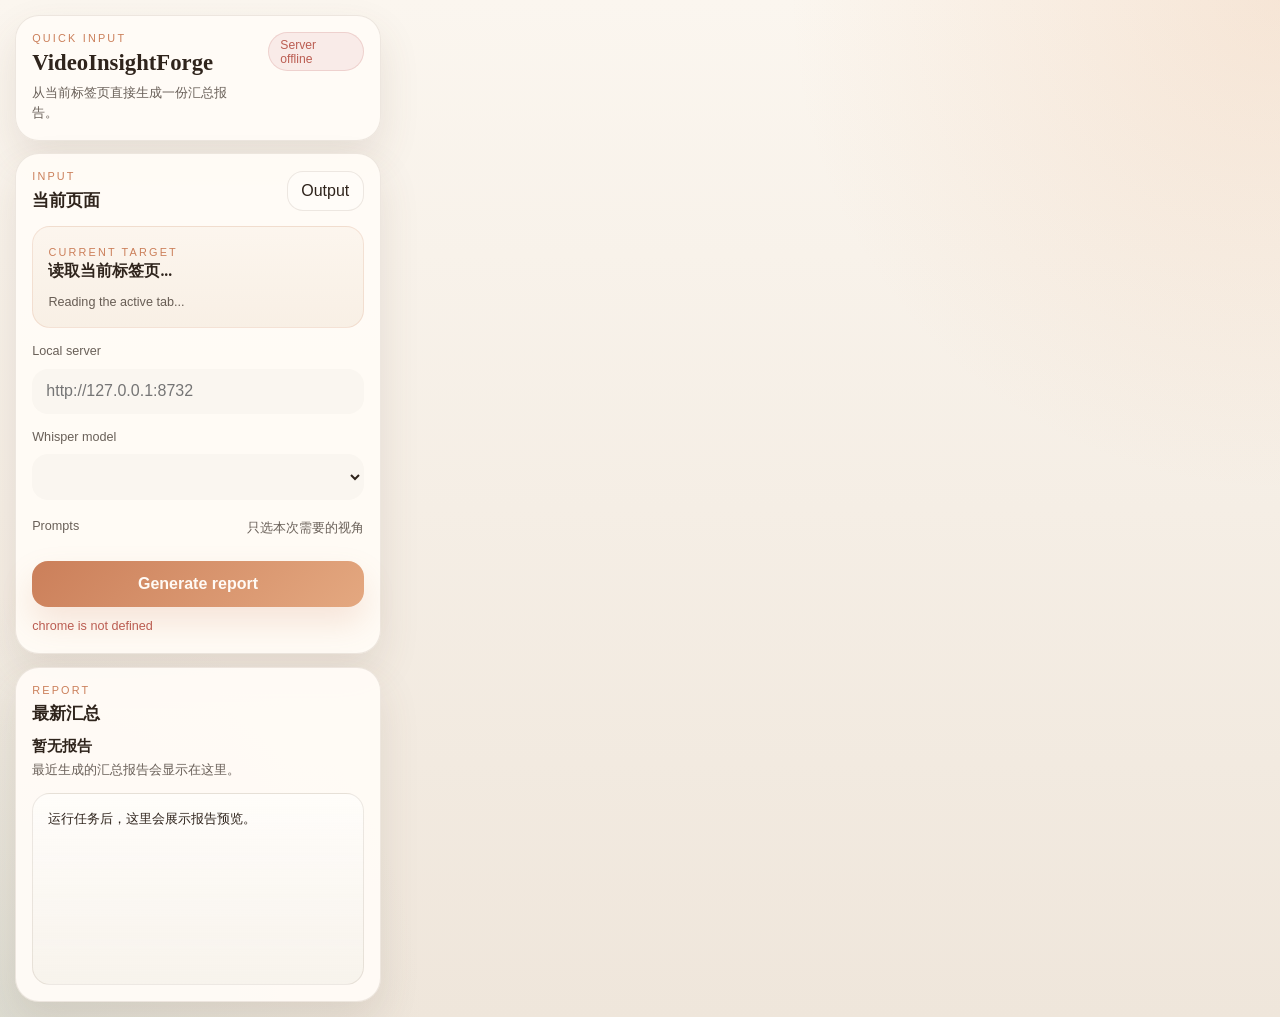
<file: extension/popup.html>
<!doctype html>
<html lang="zh-CN">
  <head>
    <meta charset="utf-8" />
    <meta name="viewport" content="width=device-width, initial-scale=1" />
    <title>VideoInsightForge</title>
    <link rel="stylesheet" href="popup.css" />
  </head>
  <body>
    <div class="popup-shell">
      <header class="hero-card">
        <div>
          <p class="eyebrow">Quick Input</p>
          <h1>VideoInsightForge</h1>
          <p class="hero-copy">从当前标签页直接生成一份汇总报告。</p>
        </div>
        <span id="healthChip" class="status-chip muted">Connecting</span>
      </header>

      <section class="panel">
        <div class="section-head">
          <div>
            <p class="eyebrow">Input</p>
            <h2>当前页面</h2>
          </div>
          <button id="openBtn" class="ghost-button">Output</button>
        </div>

        <div class="selection-card">
          <span class="selection-label">Current target</span>
          <strong id="selectionHeadline">读取当前标签页...</strong>
          <p id="tabMeta" class="support-copy">Reading the active tab...</p>
        </div>

        <label class="field-stack">
          <span class="field-label">Local server</span>
          <input id="serverUrl" class="text-input" type="text" placeholder="http://127.0.0.1:8732" />
        </label>

        <label class="field-stack">
          <span class="field-label">Whisper model</span>
          <select id="modelSize" class="select-input"></select>
        </label>

        <div class="field-stack">
          <div class="split-row">
            <span class="field-label">Prompts</span>
            <span class="support-copy compact">只选本次需要的视角</span>
          </div>
          <div id="promptList" class="prompt-list"></div>
        </div>

        <button id="runBtn" class="primary-button">Generate report</button>
        <p id="status" class="support-copy">Idle</p>
      </section>

      <section class="panel">
        <div class="section-head">
          <div>
            <p class="eyebrow">Report</p>
            <h2>最新汇总</h2>
          </div>
        </div>

        <p id="resultTitle" class="result-title">暂无报告</p>
        <p id="resultMeta" class="support-copy compact">最近生成的汇总报告会显示在这里。</p>
        <pre id="preview" class="preview-box">运行任务后，这里会展示报告预览。</pre>
      </section>
    </div>

    <script src="popup.js"></script>
  </body>
</html>
</file>
<file: extension/popup.css>
:root {
  color-scheme: light;
  --bg: #f6efe6;
  --panel: rgba(255, 251, 246, 0.96);
  --panel-soft: rgba(252, 245, 236, 0.94);
  --line: rgba(129, 109, 89, 0.14);
  --line-strong: rgba(129, 109, 89, 0.22);
  --text: #2f241c;
  --text-soft: rgba(47, 36, 28, 0.72);
  --text-faint: rgba(47, 36, 28, 0.52);
  --accent: #cb7f5a;
  --accent-strong: #e4a880;
  --accent-soft: rgba(203, 127, 90, 0.12);
  --success: #34745d;
  --danger: #bb5d52;
  --font-body: "Aptos", "Microsoft YaHei UI", "Segoe UI Variable Text", sans-serif;
  --font-display: "Palatino Linotype", "Georgia", serif;
  --font-mono: "Cascadia Mono", "Consolas", monospace;
}

* {
  box-sizing: border-box;
}

body {
  margin: 0;
  width: 396px;
  min-height: 620px;
  background:
    radial-gradient(circle at top right, rgba(229, 171, 126, 0.22), transparent 30%),
    radial-gradient(circle at bottom left, rgba(140, 175, 166, 0.18), transparent 26%),
    linear-gradient(180deg, #fbf6ef 0%, #efe6db 100%);
  color: var(--text);
  font-family: var(--font-body);
}

button,
input,
select {
  font: inherit;
}

.popup-shell {
  padding: 0.95rem;
  display: flex;
  flex-direction: column;
  gap: 0.8rem;
}

.hero-card,
.panel {
  border: 1px solid var(--line);
  border-radius: 24px;
  background: var(--panel);
  box-shadow: 0 18px 40px rgba(100, 77, 55, 0.12);
}

.hero-card {
  padding: 1rem;
  display: flex;
  align-items: flex-start;
  justify-content: space-between;
  gap: 1rem;
}

.hero-copy {
  margin: 0.45rem 0 0;
  color: var(--text-soft);
  font-size: 0.82rem;
  line-height: 1.55;
}

.panel {
  padding: 1rem;
}

.eyebrow,
.selection-label {
  margin: 0 0 0.35rem;
  color: var(--accent);
  font-size: 0.68rem;
  letter-spacing: 0.2em;
  text-transform: uppercase;
}

h1,
h2 {
  margin: 0;
  font-family: var(--font-display);
  font-weight: 600;
}

h1 {
  font-size: 1.42rem;
}

h2 {
  font-size: 1.08rem;
}

.section-head,
.split-row {
  display: flex;
  justify-content: space-between;
  gap: 0.8rem;
  align-items: center;
}

.selection-card {
  margin-top: 0.9rem;
  padding: 0.9rem 0.95rem;
  border-radius: 18px;
  border: 1px solid rgba(203, 127, 90, 0.16);
  background: linear-gradient(180deg, rgba(252, 245, 237, 0.96), rgba(248, 239, 228, 0.96));
}

.selection-card strong {
  display: block;
  font-family: var(--font-display);
  font-size: 0.98rem;
  line-height: 1.45;
}

.field-stack {
  display: flex;
  flex-direction: column;
  gap: 0.42rem;
  margin-top: 0.9rem;
}

.field-label,
.support-copy {
  color: var(--text-soft);
  font-size: 0.79rem;
  line-height: 1.55;
}

.support-copy {
  margin: 0.65rem 0 0;
}

.support-copy.compact {
  margin-top: 0.3rem;
}

.text-input,
.select-input {
  width: 100%;
  border: 1px solid transparent;
  border-radius: 16px;
  background: rgba(250, 246, 240, 0.96);
  color: var(--text);
  padding: 0.78rem 0.82rem;
  outline: none;
  transition: border-color 160ms ease, transform 160ms ease, background 160ms ease;
}

.text-input:focus,
.select-input:focus {
  border-color: var(--line-strong);
  background: #fffdf9;
  transform: translateY(-1px);
}

.primary-button,
.ghost-button,
.prompt-item {
  border-radius: 16px;
  transition:
    transform 160ms ease,
    border-color 160ms ease,
    background 160ms ease,
    box-shadow 160ms ease;
}

.primary-button {
  width: 100%;
  border: none;
  background: linear-gradient(135deg, var(--accent), var(--accent-strong));
  color: #fffaf5;
  padding: 0.88rem 1rem;
  margin-top: 0.95rem;
  cursor: pointer;
  font-weight: 700;
  box-shadow: 0 16px 32px rgba(203, 127, 90, 0.18);
}

.ghost-button {
  border: 1px solid var(--line);
  background: rgba(255, 252, 248, 0.84);
  color: var(--text);
  padding: 0.62rem 0.85rem;
  cursor: pointer;
}

.primary-button:hover:not(:disabled),
.ghost-button:hover,
.prompt-item:hover {
  transform: translateY(-1px);
  box-shadow: 0 10px 22px rgba(121, 92, 67, 0.1);
}

.primary-button:disabled {
  opacity: 0.5;
  cursor: default;
  box-shadow: none;
}

.status-chip {
  display: inline-flex;
  align-items: center;
  min-height: 1.9rem;
  padding: 0.28rem 0.72rem;
  border-radius: 999px;
  border: 1px solid var(--line);
  font-size: 0.76rem;
  background: rgba(255, 250, 244, 0.92);
}

.status-chip.success {
  color: var(--success);
  border-color: rgba(52, 116, 93, 0.18);
  background: rgba(227, 241, 235, 0.84);
}

.status-chip.error {
  color: var(--danger);
  border-color: rgba(187, 93, 82, 0.18);
  background: rgba(249, 233, 231, 0.9);
}

.status-chip.muted {
  color: var(--text-soft);
}

.prompt-list {
  display: grid;
  grid-template-columns: repeat(2, minmax(0, 1fr));
  gap: 0.55rem;
}

.prompt-item {
  display: flex;
  gap: 0.5rem;
  align-items: center;
  padding: 0.72rem;
  border: 1px solid var(--line);
  background: rgba(255, 255, 255, 0.55);
  color: var(--text);
}

.prompt-item input {
  accent-color: var(--accent);
}

.result-title {
  margin: 0.75rem 0 0;
  font-size: 0.92rem;
  font-weight: 600;
}

.preview-box {
  margin: 0.75rem 0 0;
  min-height: 192px;
  max-height: 260px;
  overflow: auto;
  padding: 0.95rem;
  border-radius: 18px;
  border: 1px solid var(--line);
  background: linear-gradient(180deg, rgba(255, 255, 255, 0.5), rgba(247, 242, 235, 0.92));
  color: var(--text);
  white-space: pre-wrap;
  font-family: var(--font-mono);
  line-height: 1.62;
  font-size: 0.82rem;
}
</file>
